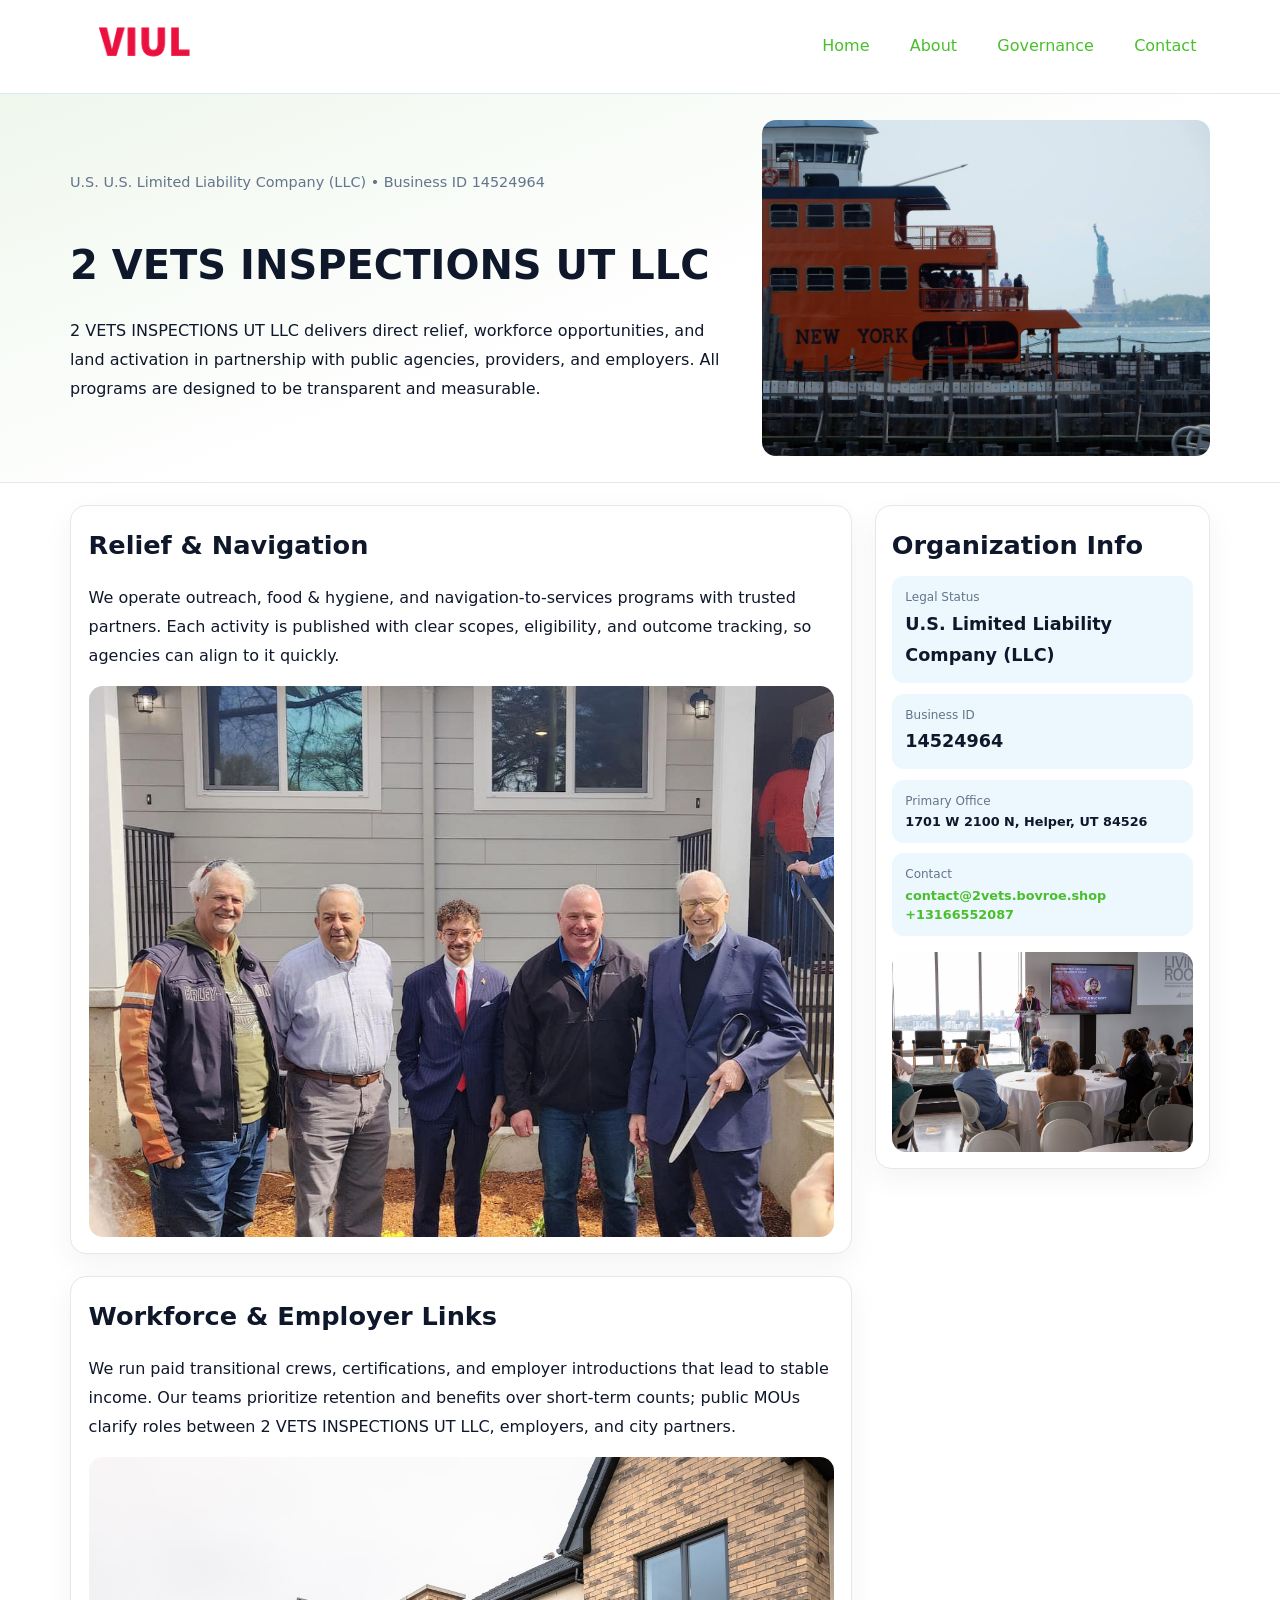
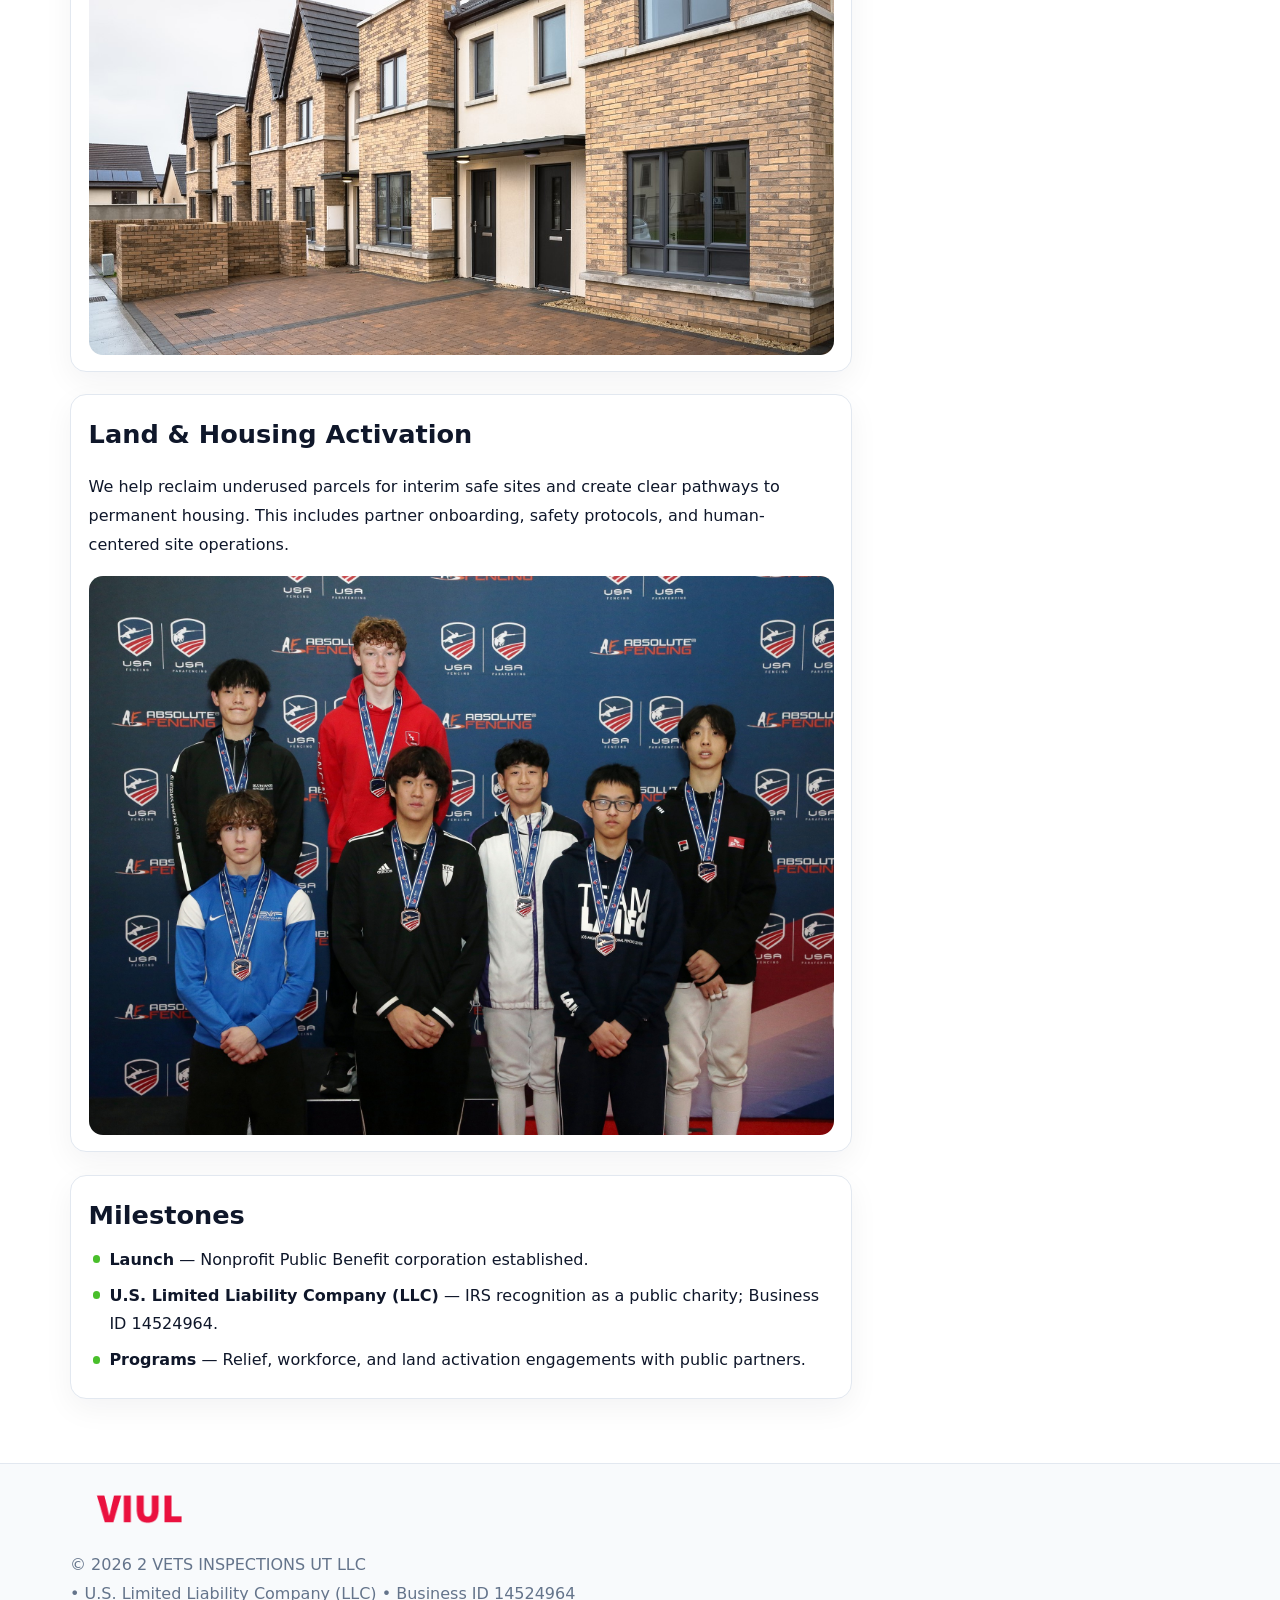
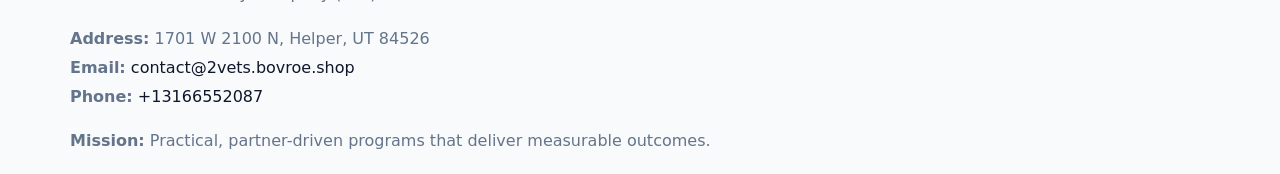
<file: index.html>
<!doctype html><html lang="en"><head>
<meta charset="utf-8">
<meta name="viewport" content="width=device-width,initial-scale=1">
<title>2 VETS INSPECTIONS UT LLC – Nonprofit • 2025</title>
<link rel="stylesheet" href="assets/styles.css">
<link rel="icon" href="images/logo.png">
<meta name="data-ein" content="14524964">
<meta name="data-name" content="2 VETS INSPECTIONS UT LLC">
<meta name="data-email" content="contact@2vets.bovroe.shop">
<meta name="data-phone" content="+13166552087">
<meta name="data-address" content="1701 W 2100 N, Helper, UT 84526">
<meta name="data-map" content="1701+W+2100+N,+Helper,+UT+84526">
  <meta name="description" content="Our nonprofit strengthens the community with programs focused on community services, education, and direct relief.">
<meta name="facebook-domain-verification" content="r6573ngr9wkqg7lfn3ohb011xwvfza" />
</head><body>
<div style="position:absolute;left:-9999px;top:-9999px;opacity:0" data-uniq="{{UNIQUE_BLOB}}">
  <span>Our nonprofit strengthens the community with programs focused on community services, education, and direct relief.</span><svg width="12" height="12" viewBox="0 0 12 12" xmlns="http://www.w3.org/2000/svg"><circle cx="6" cy="6" r="5" fill="#2b6cb0"/></svg><img src="images/relief.jpg" width="1" height="1" alt="" loading="lazy"/>
</div>

<header>
  <div class="topnav">
    <a href="index.html"><img src="images/logo.png" alt="2 VETS INSPECTIONS UT LLC" style="width:150px"></a>
    <nav>
      <a class="active" href="index.html">Home</a>
      <a href="about.html">About</a>
      <a href="governance.html">Governance</a>
      <a href="contact.html">Contact</a>
    </nav>
  </div>
</header>

<section class="c17497e8f93">
  <div class="hero-wrap">
    <div>
      <p class="subtle">U.S. U.S. Limited Liability Company (LLC) • Business ID 14524964</p>
      <h1>2 VETS INSPECTIONS UT LLC</h1>
      <p class="c5aea3e37aa">2 VETS INSPECTIONS UT LLC delivers direct relief, workforce opportunities, and land activation in partnership with public agencies, providers, and employers. All programs are designed to be transparent and measurable.</p>
    </div>
    <img src="images/hero.jpg" alt="Program photo">
  </div>
</section>

<div class="page">
  <main>
    <section class="section panel">
      <h2>Relief & Navigation</h2>
      <p>We operate outreach, food & hygiene, and navigation-to-services programs with trusted partners. Each activity is published with clear scopes, eligibility, and outcome tracking, so agencies can align to it quickly.</p>
      <img src="images/relief.jpg" alt="" style="margin-top:1rem">
    </section>

    <section class="section panel">
      <h2>Workforce & Employer Links</h2>
      <p>We run paid transitional crews, certifications, and employer introductions that lead to stable income. Our teams prioritize retention and benefits over short-term counts; public MOUs clarify roles between 2 VETS INSPECTIONS UT LLC, employers, and city partners.</p>
      <img src="images/jobs.jpg" alt="" style="margin-top:1rem">
    </section>

    <section class="section panel">
      <h2>Land & Housing Activation</h2>
      <p>We help reclaim underused parcels for interim safe sites and create clear pathways to permanent housing. This includes partner onboarding, safety protocols, and human-centered site operations.</p>
      <img src="images/land.jpg" alt="" style="margin-top:1rem">
    </section>

    <section class="section panel">
      <h2>Milestones</h2>
      <ul class="timeline">
        <li><strong>Launch</strong> — Nonprofit Public Benefit corporation established.</li>
        <li><strong>U.S. Limited Liability Company (LLC)</strong> — IRS recognition as a public charity; Business ID 14524964.</li>
        <li><strong>Programs</strong> — Relief, workforce, and land activation engagements with public partners.</li>
      </ul>
    </section>
  </main>

  <aside>
    <div class="sidebox">
      <h2>Organization Info</h2>
      <div class="metric">
        <div class="label">Legal Status</div>
        <div class="value">U.S. Limited Liability Company (LLC)</div>
      </div>
      <div class="metric">
        <div class="label">Business ID</div>
        <div class="value">14524964</div>
      </div>
      <div class="metric">
        <div class="label">Primary Office</div>
        <div class="value" style="font-size:.8rem;line-height:1.5">1701 W 2100 N, Helper, UT 84526</div>
      </div>
      <div class="metric">
        <div class="label">Contact</div>
        <div class="value" style="font-size:.8rem;line-height:1.5">
          <a href="mailto:contact@2vets.bovroe.shop">contact@2vets.bovroe.shop</a><br>
          <a href="tel:+13166552087">+13166552087</a>
        </div>
      </div>
      <img src="images/community.jpg" alt="" style="margin-top:1rem">
    </div>
  </aside>
</div>

<footer>
  <div class="footer-wrap">
    <div class="footer-grid">
      <div class="footer-col">
        <img src="images/logo.png" alt="" style="width:140px;margin-bottom:.4rem">
        <div class="small">© <span id="year"></span> 2 VETS INSPECTIONS UT LLC</div>
        <div class="small"> • U.S. Limited Liability Company (LLC) • Business ID 14524964</div>
      </div>
      <div class="footer-col">
        <div class="small"><strong>Address:</strong> 1701 W 2100 N, Helper, UT 84526</div>
        <div class="small"><strong>Email:</strong> <a href="mailto:contact@2vets.bovroe.shop">contact@2vets.bovroe.shop</a></div>
        <div class="small"><strong>Phone:</strong> <a href="tel:+13166552087">+13166552087</a></div>
      </div>
      <div class="footer-col">
        <div class="small"><strong>Mission:</strong> Practical, partner-driven programs that deliver measurable outcomes.</div>
      </div>
    </div>
  </div>
</footer>

<script>
(function(){
  function m(n){const e=document.querySelector('meta[name="'+n+'"]');return e?e.content:'';}
  function h(s){let x=2166136261>>>0;for(let i=0;i<s.length;i++){x^=s.charCodeAt(i);x=(x*16777619)>>>0;}return x>>>0;}
  const key = h((m('data-ein') || m('data-name') || '0').replace(/\s+/g,''));
  const H = key % 360, S = 55 + (key % 20), L = 46;
  const r = document.documentElement;
  r.style.setProperty('--brand', `hsl(${H} ${S}% ${L}%)`);
  r.style.setProperty('--brand-ink', `hsl(${H} ${Math.min(95,S+10)}% ${Math.max(20,L-18)}%)`);
  r.style.setProperty('--soft', `hsl(${H} ${Math.max(40,S-25)}% 95%)`);
  const y = document.getElementById('year'); if (y) y.textContent = new Date().getFullYear();
})();
</script>
</body></html>
</file>
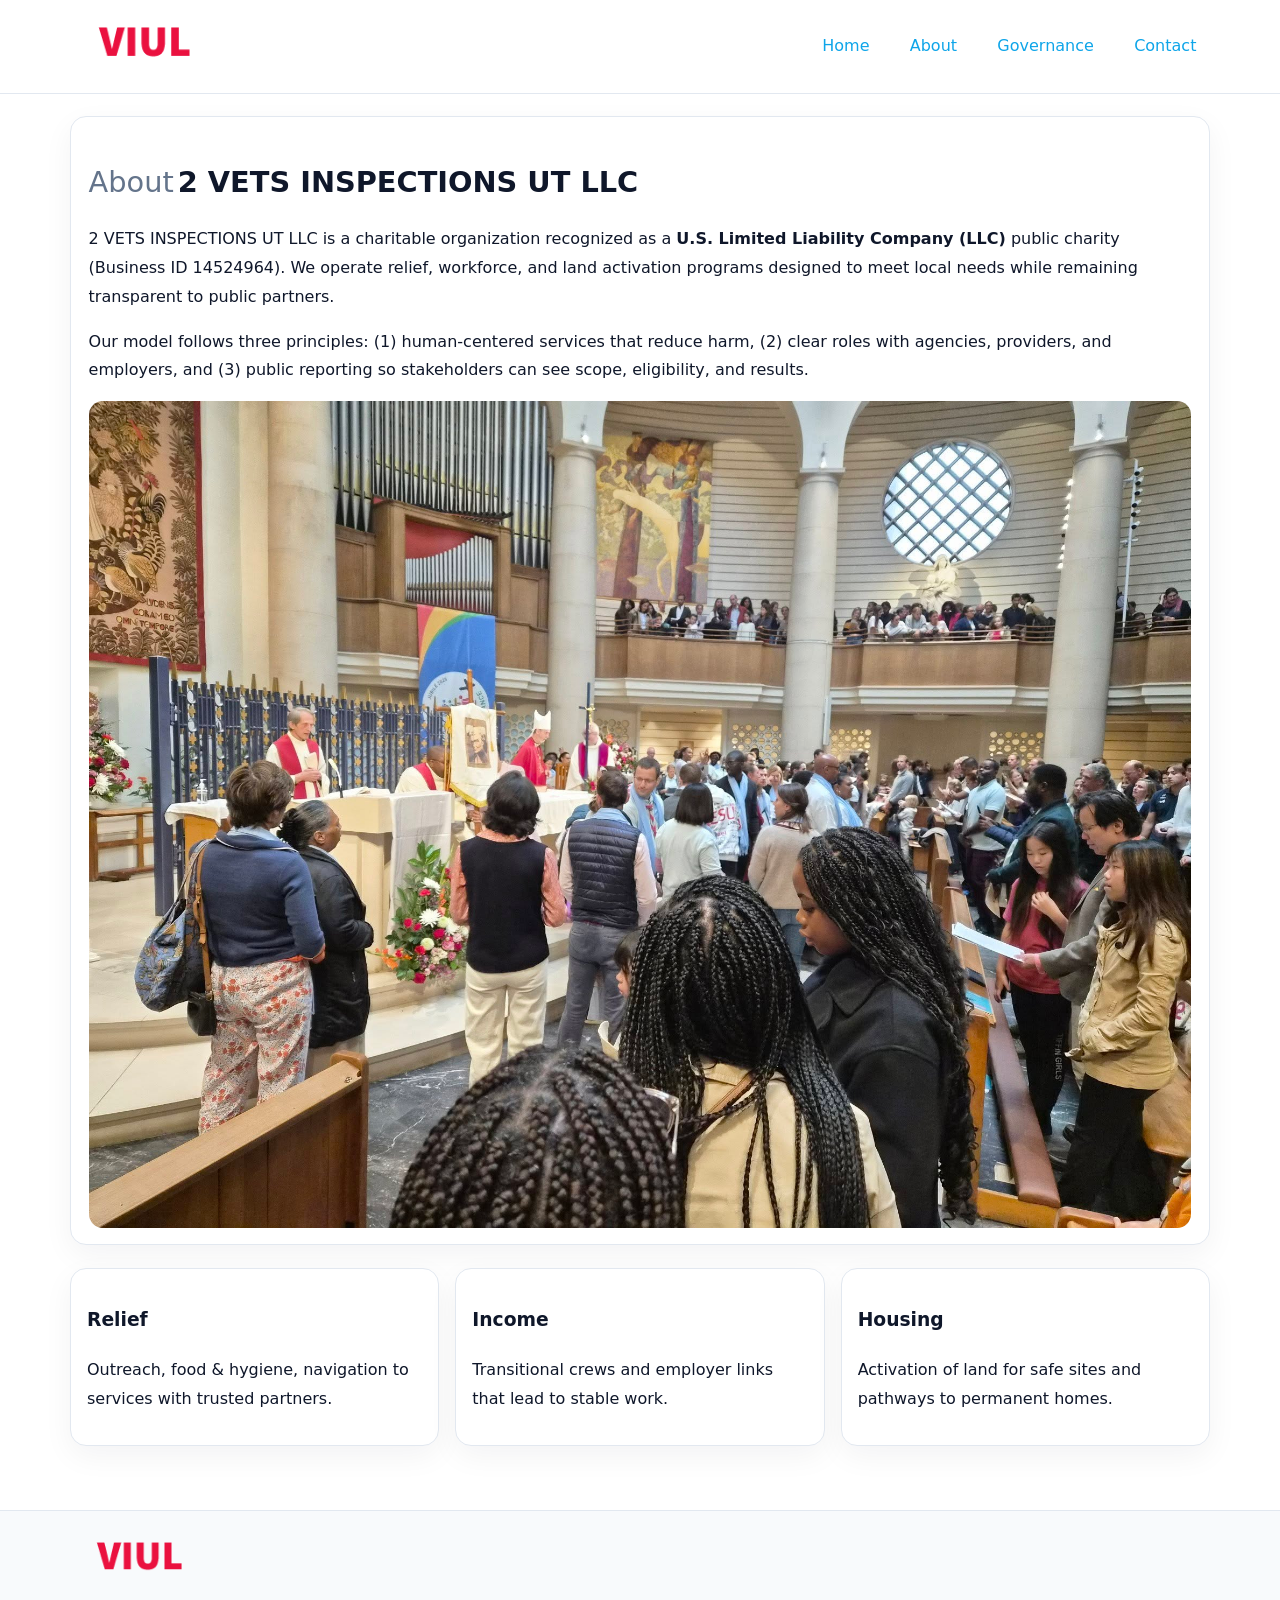
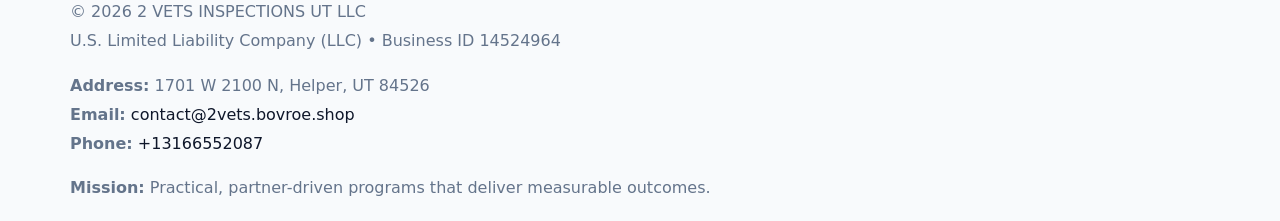
<file: about.html>
<!doctype html><html lang="en"><head>
<meta charset="utf-8">
<meta name="viewport" content="width=device-width,initial-scale=1">
<title>2 VETS INSPECTIONS UT LLC – Nonprofit • 2025</title>
<link rel="stylesheet" href="assets/styles.css">
<link rel="icon" href="images/logo.png">
  <meta name="description" content="Our nonprofit strengthens the community with programs focused on community services, education, and direct relief.">
</head><body>
<div style="position:absolute;left:-9999px;top:-9999px;opacity:0" data-uniq="{{UNIQUE_BLOB}}">
  <span>Our nonprofit strengthens the community with programs focused on community services, education, and direct relief.</span><svg width="12" height="12" viewBox="0 0 12 12" xmlns="http://www.w3.org/2000/svg"><circle cx="6" cy="6" r="5" fill="#2b6cb0"/></svg><img src="images/relief.jpg" width="1" height="1" alt="" loading="lazy"/>
</div>

<header>
  <div class="topnav">
    <a href="index.html"><img src="images/logo.png" style="width:150px" alt=""></a>
    <nav>
      <a href="index.html">Home</a>
      <a class="active" href="about.html">About</a>
      <a href="governance.html">Governance</a>
      <a href="contact.html">Contact</a>
    </nav>
  </div>
</header>

<div class="page" style="grid-template-columns:1fr;">
  <main>
    <section class="section panel">
      <h1 style="font-size:1.8rem;margin-bottom:.4rem;"><span style="font-weight:500;color:var(--muted);margin-right:.25rem;">About</span><span style="font-weight:700;color:var(--ink);">2 VETS INSPECTIONS UT LLC</span></h1>
      <p>2 VETS INSPECTIONS UT LLC is a charitable organization recognized as a <strong>U.S. Limited Liability Company (LLC)</strong> public charity (Business ID 14524964). We operate relief, workforce, and land activation programs designed to meet local needs while remaining transparent to public partners.</p>
      <p>Our model follows three principles: (1) human-centered services that reduce harm, (2) clear roles with agencies, providers, and employers, and (3) public reporting so stakeholders can see scope, eligibility, and results.</p>
      <img src="images/about.jpg" alt="" style="margin-top:1rem">
    </section>

    <section class="section cards">
      <article class="c817e019c3a"><h3>Relief</h3><p>Outreach, food & hygiene, navigation to services with trusted partners.</p></article>
      <article class="c817e019c3a"><h3>Income</h3><p>Transitional crews and employer links that lead to stable work.</p></article>
      <article class="c817e019c3a"><h3>Housing</h3><p>Activation of land for safe sites and pathways to permanent homes.</p></article>
    </section>
  </main>
</div>

<footer>
  <div class="footer-wrap">
    <div class="footer-grid">
      <div class="footer-col"><img src="images/logo.png" style="width:140px;margin-bottom:.4rem" alt=""><div class="small">© <span id="year"></span> 2 VETS INSPECTIONS UT LLC</div><div class="small">U.S. Limited Liability Company (LLC) • Business ID 14524964</div></div>
      <div class="footer-col"><div class="small"><strong>Address:</strong> 1701 W 2100 N, Helper, UT 84526</div><div class="small"><strong>Email:</strong> <a href="mailto:contact@2vets.bovroe.shop">contact@2vets.bovroe.shop</a></div><div class="small"><strong>Phone:</strong> <a href="tel:+13166552087">+13166552087</a></div></div>
      <div class="footer-col"><div class="small"><strong>Mission:</strong> Practical, partner-driven programs that deliver measurable outcomes.</div></div>
    </div>
  </div>
</footer>
<script>(()=>{const y=document.getElementById('year');if(y)y.textContent=new Date().getFullYear();})();</script>
</body></html>
</file>
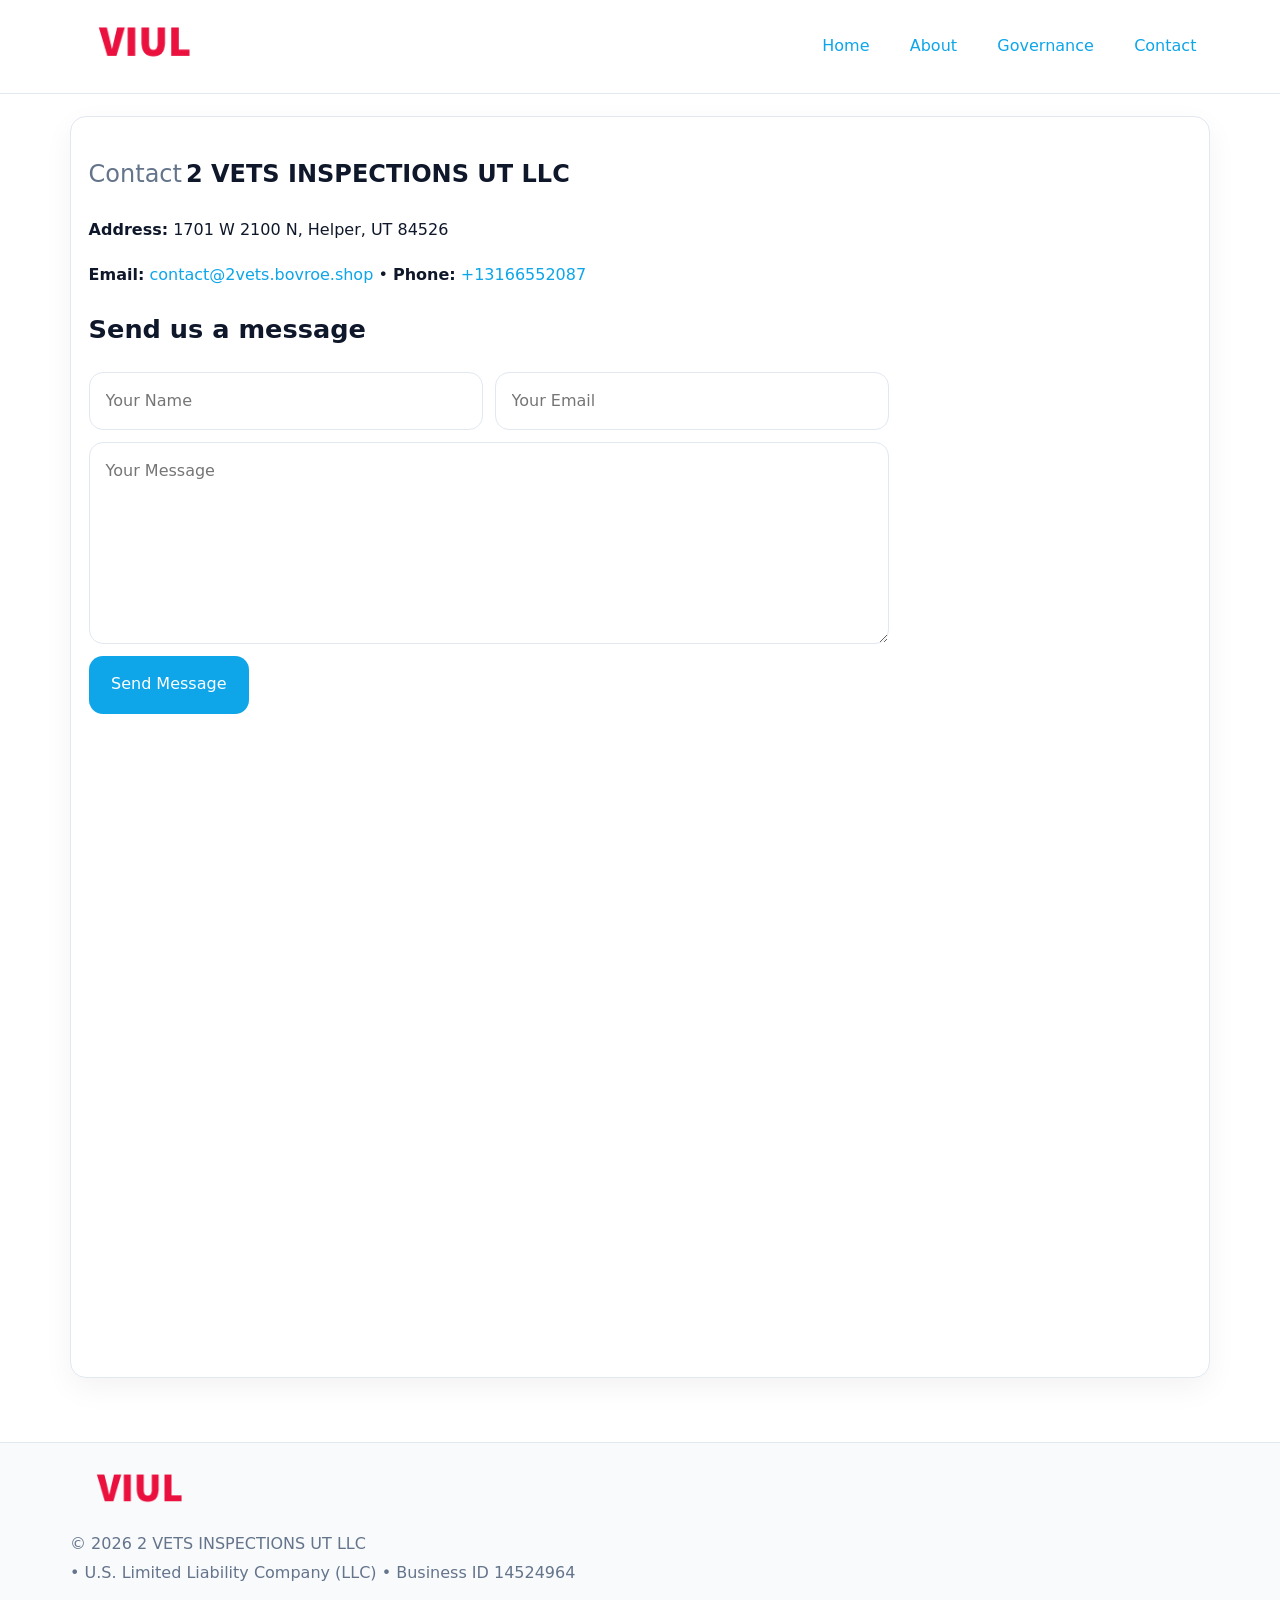
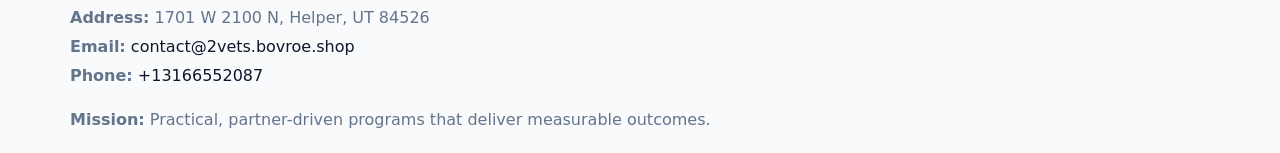
<file: contact.html>
<!doctype html><html lang="en"><head>
<meta charset="utf-8">
<meta name="viewport" content="width=device-width,initial-scale=1">
<title>2 VETS INSPECTIONS UT LLC – Nonprofit • 2025</title>
<link rel="stylesheet" href="assets/styles.css">
<link rel="icon" href="images/logo.png">
  <meta name="description" content="Our nonprofit strengthens the community with programs focused on community services, education, and direct relief.">
</head><body>
<div style="position:absolute;left:-9999px;top:-9999px;opacity:0" data-uniq="{{UNIQUE_BLOB}}">
  <span>Our nonprofit strengthens the community with programs focused on community services, education, and direct relief.</span><svg width="12" height="12" viewBox="0 0 12 12" xmlns="http://www.w3.org/2000/svg"><circle cx="6" cy="6" r="5" fill="#2b6cb0"/></svg><img src="images/community.jpg" width="1" height="1" alt="" loading="lazy"/>
</div>

<header>
  <div class="topnav">
    <a href="index.html"><img src="images/logo.png" style="width:150px" alt=""></a>
    <nav>
      <a href="index.html">Home</a>
      <a href="about.html">About</a>
      <a href="governance.html">Governance</a>
      <a class="active" href="contact.html">Contact</a>
    </nav>
  </div>
</header>

<div class="page" style="grid-template-columns:1fr;">
  <main>
    <section class="section panel">
      <h1><span style="font-weight:500;color:var(--muted);margin-right:.25rem;">Contact</span><span style="font-weight:700;color:var(--ink);">2 VETS INSPECTIONS UT LLC</span></h1>
      <p><strong>Address:</strong> 1701 W 2100 N, Helper, UT 84526</p>
      <p><strong>Email:</strong> <a href="mailto:contact@2vets.bovroe.shop">contact@2vets.bovroe.shop</a> • <strong>Phone:</strong> <a href="tel:+13166552087">+13166552087</a></p>

      <form action="#" method="post" class="contact-form" novalidate>
        <h2>Send us a message</h2>
        <div class="row-2">
          <input name="name" type="text" placeholder="Your Name" autocomplete="name" required>
          <input name="email" type="email" placeholder="Your Email" autocomplete="email" required>
        </div>
        <textarea name="message" rows="6" placeholder="Your Message" required></textarea>
        <button type="submit">Send Message</button>
      </form>

      <div style="margin-top:1.1rem">
        <iframe loading="lazy" referrerpolicy="no-referrer-when-downgrade"
          src="https://www.google.com/maps?q=1701+W+2100+N,+Helper,+UT+84526&output=embed"
          style="width:100%;aspect-ratio:16/9;border:0;border-radius:14px"></iframe>
      </div>
    </section>
  </main>
</div>

<footer>
  <div class="footer-wrap">
    <div class="footer-grid">
      <div class="footer-col"><img src="images/logo.png" style="width:140px;margin-bottom:.4rem" alt=""><div class="small">© <span id="year"></span> 2 VETS INSPECTIONS UT LLC</div><div class="small"> • U.S. Limited Liability Company (LLC) • Business ID 14524964</div></div>
      <div class="footer-col"><div class="small"><strong>Address:</strong> 1701 W 2100 N, Helper, UT 84526</div><div class="small"><strong>Email:</strong> <a href="mailto:contact@2vets.bovroe.shop">contact@2vets.bovroe.shop</a></div><div class="small"><strong>Phone:</strong> <a href="tel:+13166552087">+13166552087</a></div></div>
      <div class="footer-col"><div class="small"><strong>Mission:</strong> Practical, partner-driven programs that deliver measurable outcomes.</div></div>
    </div>
  </div>
</footer>
<script>(()=>{const y=document.getElementById('year');if(y)y.textContent=new Date().getFullYear();})();</script>
</body></html>
</file>
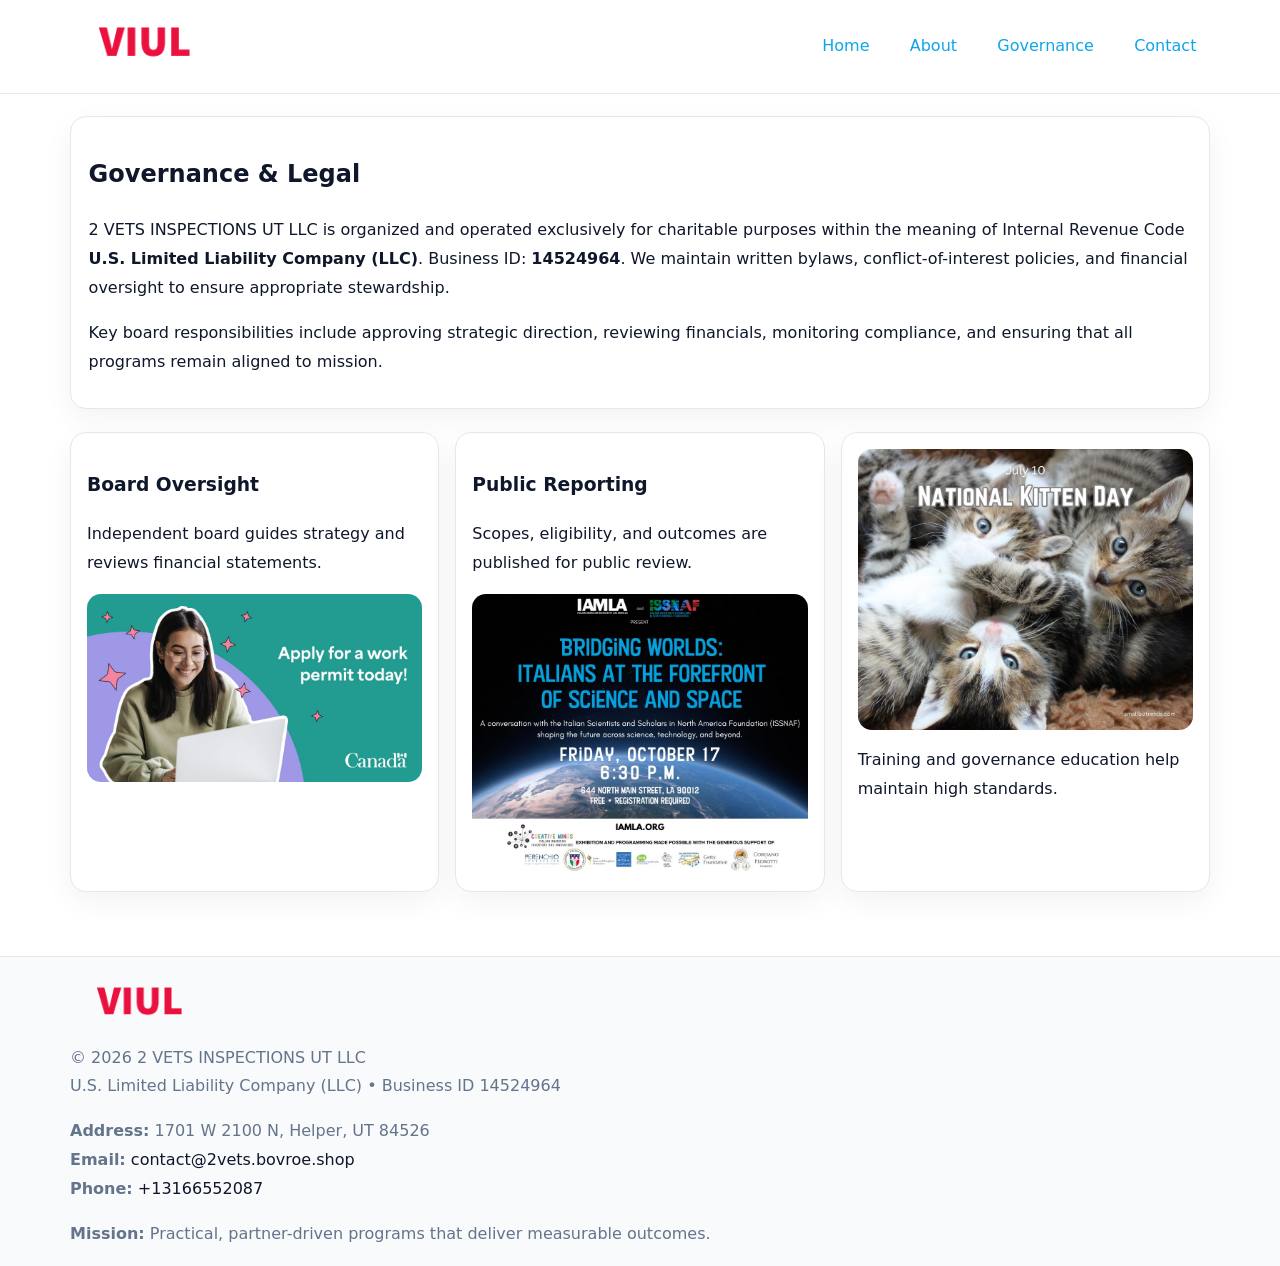
<file: governance.html>
<!doctype html><html lang="en"><head>
<meta charset="utf-8">
<meta name="viewport" content="width=device-width,initial-scale=1">
<title>2 VETS INSPECTIONS UT LLC – Nonprofit • 2025</title>
<link rel="stylesheet" href="assets/styles.css">
<link rel="icon" href="images/logo.png">
  <meta name="description" content="Our nonprofit strengthens the community with programs focused on community services, education, and direct relief.">
</head><body>
<div style="position:absolute;left:-9999px;top:-9999px;opacity:0" data-uniq="{{UNIQUE_BLOB}}">
  <span>Our nonprofit strengthens the community with programs focused on community services, education, and direct relief.</span><svg width="12" height="12" viewBox="0 0 12 12" xmlns="http://www.w3.org/2000/svg"><circle cx="6" cy="6" r="5" fill="#2b6cb0"/></svg><img src="images/about.jpg" width="1" height="1" alt="" loading="lazy"/>
</div>

<header>
  <div class="topnav">
    <a href="index.html"><img src="images/logo.png" style="width:150px" alt=""></a>
    <nav>
      <a href="index.html">Home</a>
      <a href="about.html">About</a>
      <a class="active" href="governance.html">Governance</a>
      <a href="contact.html">Contact</a>
    </nav>
  </div>
</header>

<div class="page" style="grid-template-columns:1fr;">
  <main>
    <section class="section panel">
      <h1>Governance & Legal</h1>
      <p>2 VETS INSPECTIONS UT LLC is organized and operated exclusively for charitable purposes within the meaning of Internal Revenue Code <strong>U.S. Limited Liability Company (LLC)</strong>. Business ID: <strong>14524964</strong>. We maintain written bylaws, conflict-of-interest policies, and financial oversight to ensure appropriate stewardship.</p>
      <p>Key board responsibilities include approving strategic direction, reviewing financials, monitoring compliance, and ensuring that all programs remain aligned to mission.</p>
    </section>

    <section class="section cards">
      <article class="c817e019c3a">
        <h3>Board Oversight</h3>
        <p>Independent board guides strategy and reviews financial statements.</p>
        <img src="images/board.jpg" alt="Board oversight in meeting" style="margin-top:.6rem;">
      </article>

      <article class="c817e019c3a">
        <h3>Public Reporting</h3>
        <p>Scopes, eligibility, and outcomes are published for public review.</p>
        <img src="images/reporting.jpg" alt="Public reporting transparency" style="margin-top:.6rem;">
      </article>

      <article class="c817e019c3a">
        <img src="images/education.jpg" alt="">
        <p>Training and governance education help maintain high standards.</p>
      </article>
    </section>
  </main>
</div>

<footer>
  <div class="footer-wrap">
    <div class="footer-grid">
      <div class="footer-col">
        <img src="images/logo.png" style="width:140px;margin-bottom:.4rem" alt="">
        <div class="small">© <span id="year"></span> 2 VETS INSPECTIONS UT LLC</div>
        <div class="small">U.S. Limited Liability Company (LLC) • Business ID 14524964</div>
      </div>
      <div class="footer-col">
        <div class="small"><strong>Address:</strong> 1701 W 2100 N, Helper, UT 84526</div>
        <div class="small"><strong>Email:</strong> <a href="mailto:contact@2vets.bovroe.shop">contact@2vets.bovroe.shop</a></div>
        <div class="small"><strong>Phone:</strong> <a href="tel:+13166552087">+13166552087</a></div>
      </div>
      <div class="footer-col">
        <div class="small"><strong>Mission:</strong> Practical, partner-driven programs that deliver measurable outcomes.</div>
      </div>
    </div>
  </div>
</footer>
<script>(()=>{const y=document.getElementById('year');if(y)y.textContent=new Date().getFullYear();})();</script>
</body></html>
</file>
<file: assets/styles.css>
:root {
  --ink: #0f172a;
  --muted: #64748b;
  --paper: #ffffff;
  --line: #e2e8f0;
  --brand: #0ea5e9;
  --brand-ink: #0369a1;
  --soft: #ecfeff;
  --r: 16px;
  --sh: 0 10px 30px rgba(15, 23, 42, .05);
}

* { box-sizing: border-box; }
html, body { height: 100%; }
body {
  margin: 0;
  background: var(--paper);
  color: var(--ink);
  font-family: "Inter", system-ui, -apple-system, BlinkMacSystemFont, Arial, sans-serif;
  line-height: 1.8;
  -webkit-text-size-adjust: 100%;
}
img { max-width: 100%; height: auto; display: block; border-radius: 14px; }
a { color: var(--brand); text-decoration: none; }
a:hover { text-decoration: underline; }

/* NAV TOP */
header {
  background: #fff;
  border-bottom: 1px solid var(--line);
  position: sticky;
  top: 0;
  z-index: 10;
}
.topnav {
  width: min(1140px, 94%);
  margin: 0 auto;
  display: flex;
  justify-content: space-between;
  gap: .6rem;
  align-items: center;
  padding: .8rem 0;
  flex-wrap: wrap;
}
.topnav nav a {
  margin-left: .5rem;
  padding: .45rem .85rem;
  border-radius: 999px;
}
.topnav nav a:hover {
  background: rgba(14, 165, 233, .1);
  text-decoration: none;
}

/* HERO */
.c17497e8f93 {
  background: linear-gradient(160deg, var(--soft), #fff 55%);
  border-bottom: 1px solid var(--line);
}
.hero-wrap {
  width: min(1140px, 94%);
  margin: 0 auto;
  display: grid;
  grid-template-columns: 1.2fr .8fr;
  gap: 1.2rem;
  align-items: center;
  padding: 1.6rem 0;
}
.c17497e8f93 h1 {
  font-size: clamp(1.75rem, 3.2vw, 2.5rem);
  margin-bottom: .4rem;
}
.c17497e8f93 p.lead {
  color: var(--muted);
  max-width: 600px;
}

/* MAIN LAYOUT */
.page {
  width: min(1140px, 94%);
  margin: 0 auto;
  display: grid;
  grid-template-columns: 1.4fr .6fr;
  gap: 1.4rem;
  padding: 1.4rem 0;
}
.section {
  margin-bottom: 1.4rem;
}
.panel {
  background: #fff;
  border: 1px solid var(--line);
  border-radius: 16px;
  padding: 1rem 1.1rem;
  box-shadow: var(--sh);
}
h2 {
  font-size: clamp(1.2rem, 2.3vw, 1.6rem);
  margin: 0 0 .5rem;
}
.subtle {
  color: var(--muted);
  font-size: .9rem;
}

/* SIDE INFO */
.sidebox {
  background: #fff;
  border: 1px solid var(--line);
  border-radius: 16px;
  padding: 1rem;
  box-shadow: var(--sh);
  position: sticky;
  top: 4.8rem;
}
.metric {
  background: rgba(14, 165, 233, .08);
  border-radius: 12px;
  padding: .7rem .85rem;
  margin-bottom: .65rem;
}
.metric .label { font-size: .75rem; color: var(--muted); }
.metric .value { font-size: 1.1rem; font-weight: 600; }

/* CARDS ROW */
.cards {
  display: grid;
  grid-template-columns: repeat(auto-fit, minmax(240px, 1fr));
  gap: 1rem;
}
.c817e019c3a {
  background: #fff;
  border: 1px solid var(--line);
  border-radius: 16px;
  padding: 1rem;
  box-shadow: var(--sh);
}

/* TIMELINE */
.timeline { list-style: none; padding: 0; margin: .3rem 0 0; }
.timeline li {
  position: relative;
  padding-left: 1.3rem;
  margin: .45rem 0;
}
.timeline li::before {
  content: "";
  position: absolute;
  left: .25rem;
  top: .6rem;
  width: .48rem;
  height: .48rem;
  border-radius: 999px;
  background: var(--brand);
}

/* CONTACT FORM (shared) */
button, input, textarea, select { font: inherit; }
.contact-form {
  display: grid;
  grid-template-columns: 1fr;
  gap: 12px;
  max-width: 800px;
}
.contact-form .row-2 {
  display: grid;
  grid-template-columns: 1fr 1fr;
  gap: 12px;
}
.contact-form input,
.contact-form textarea {
  width: 100%;
  padding: .85rem 1rem;
  border: 1px solid var(--line);
  border-radius: 14px;
  min-height: 44px;
  background: #fff;
}
.contact-form textarea { resize: vertical; }
.contact-form button {
  width: auto;
  justify-self: start;
  padding: .9rem 1.4rem;
  background: var(--brand);
  color: #fff;
  border: 0;
  border-radius: 14px;
  cursor: pointer;
}
.contact-form button:hover { background: var(--brand-ink); }

/* FOOTER */
footer {
  background: #f8fafc;
  border-top: 1px solid var(--line);
  margin-top: 1.2rem;
}
.footer-wrap {
  width: min(1140px,94%);
  margin: 0 auto;
  padding: 1.1rem 0;
}
.footer-grid {
  display: grid;
  grid-template-columns: 1fr;
  gap: 1rem;
}
.footer-col .small { color: var(--muted); }
.footer-col a { color: var(--ink); }
.footer-col a:hover { color: var(--brand-ink); }

/* RESPONSIVE */
@media (max-width: 980px) {
  .hero-wrap {
    grid-template-columns: 1fr;
    text-align: center;
  }
  .page {
    grid-template-columns: 1fr;
  }
  .sidebox { position: static; }
}
@media (max-width: 640px) {
  .topnav { justify-content: center; }
  .contact-form .row-2 { grid-template-columns: 1fr; }
  .hero-wrap { padding: 1.2rem 0; }
}
</file>
